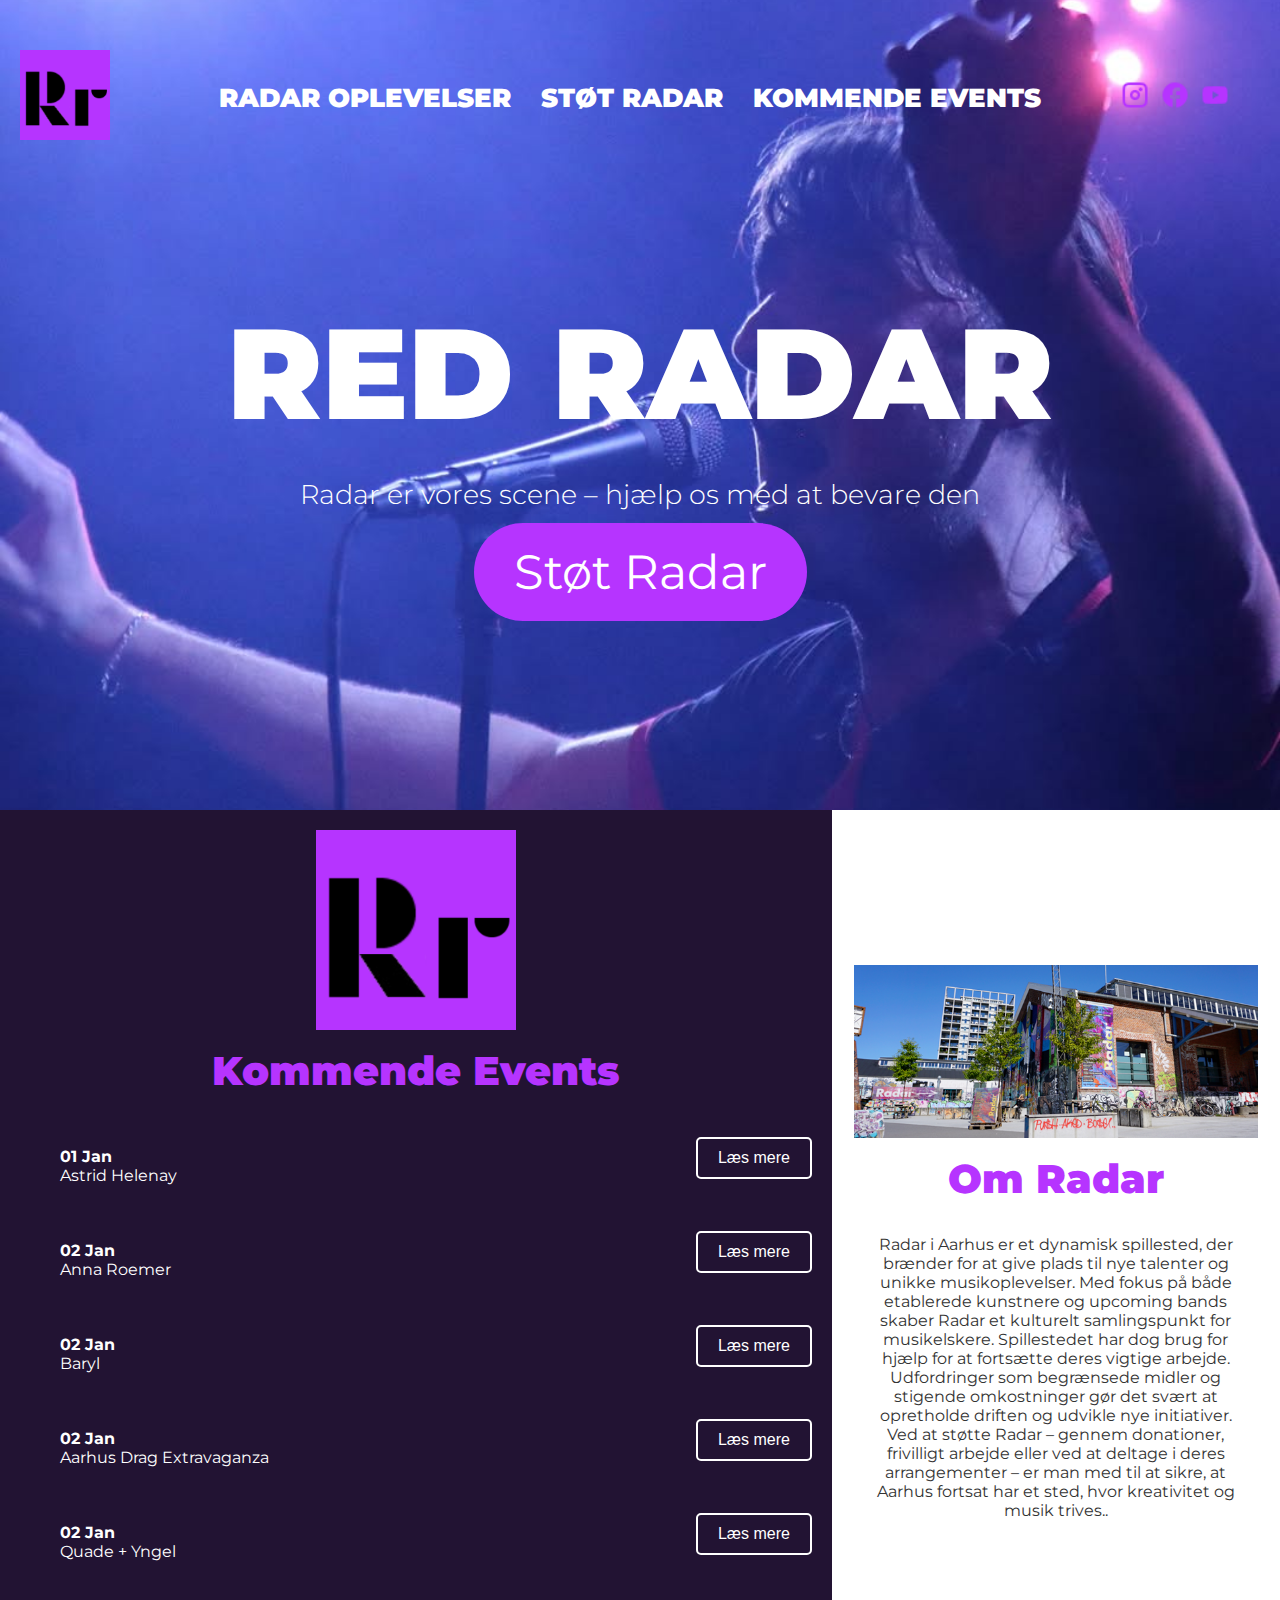
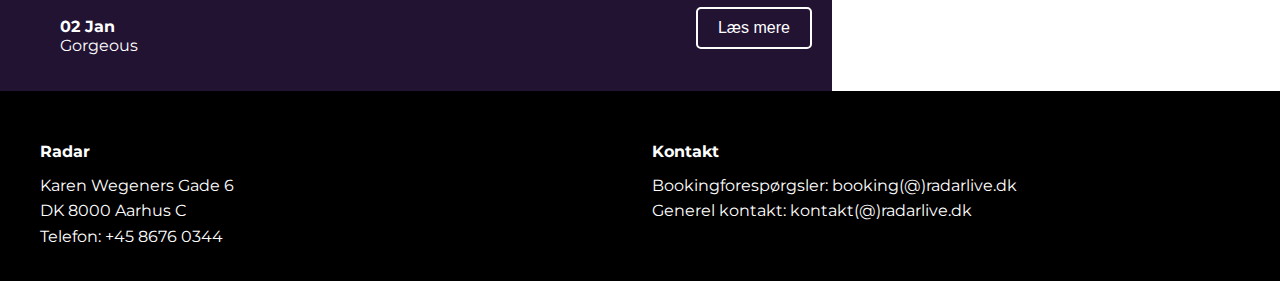
<file: index.html>
<!DOCTYPE html>
<html lang="en">
<head>
    <meta charset="UTF-8">
    <meta name="viewport" content="width=device-width, initial-scale=1.0">
    <title>Radar Website</title>
    <link rel="stylesheet" href="styless.css">
    <link rel="preconnect" href="https://fonts.googleapis.com">
 <link rel="preconnect" href="https://fonts.gstatic.com" crossorigin>
 <link href="https://fonts.googleapis.com/css2?family=Montserrat:ital,wght@0,100..900;1,100..900&display=swap" rel="stylesheet">
</head>
<body>
    <nav class="navbar">
        <div class="logo">
            <a href="index.html">
                <img src="img/Radarlogo.png" alt="Radar Logo">
            </a>
        </div>
        <ul class="menu">
            <li class="dropdown">
                <a href="Del.html">RADAR OPLEVELSER</a>
                <ul class="dropdown-menu">
                    <li><a href="oplevelse1.html">JERES OPLEVELSER</a></li>
                </ul>
            </li>
            <li class="dropdown">
                <a href="Stoet.html">STØT RADAR</a>
                <ul class="dropdown-menu">
                    <li><a href="stoet1.html">BLIV MEDLEM</a></li>
                    <li><a href="stoet2.html">SHOP</a></li>
                    <li><a href="stoet3.html">DONÉR</a></li>
                </ul>
            </li>
            <li>
                <a href="events.html">KOMMENDE EVENTS</a>
            </li>
        </ul>
        <div class="icons">
            <a href="https://www.instagram.com/radarlive/" target="_blank">
                <img src="img/icon1.png" alt="Icon 1">
            </a>
            <a href="https://www.facebook.com/radarlive/?locale=da_DK" target="_blank">
                <img src="img/icon2.png" alt="Icon 2">
            </a>
            <a href="https://www.youtube.com/user/radarliverec" target="_blank">
                <img src="img/icon3.png" alt="Icon 3">
            </a>
        </div>
        <button class="burger-menu">☰</button>
    </nav>
    <script src="script.js"></script>
    <!-- Main Section -->
    <section class="main-section">
        <div class="main-content">
            <h1>RED RADAR</h1>
            <p>Radar er vores scene – hjælp os med at bevare den</p>
            <a href="Stoet.html" class="support-button">Støt Radar</a>
        </div>
    </section>

    <!-- Section 2 -->
    <section class="section-2">
        <!-- Left Section -->
        <div class="section-left">
            <div class="logo-text">
                <img src="img/Radarlogo.png" alt="Logo" class="logor">
                <p class="section-title">Kommende Events</p>
            </div>
            <ul class="event-list">
                <li>
                    <div class="event-details">
                        <p class="date">01 Jan</p>
                        <p class="smallevent">Astrid Helenay</p>
                    </div>
                    <button class="cta-button">Læs mere</button>
                </li>
                <li>
                    <div class="event-details">
                        <p class="date">02 Jan</p>
                        <p class="smallevent">Anna Roemer</p>
                    </div>
                    <button class="cta-button">Læs mere</button>
                </li>
                <li>
                    <div class="event-details">
                        <p class="date">02 Jan</p>
                        <p class="smallevent">Baryl</p>
                    </div>
                    <button class="cta-button">Læs mere</button>
                </li>
                <li>
                    <div class="event-details">
                        <p class="date">02 Jan</p>
                        <p class="smallevent">Aarhus Drag Extravaganza</p>
                    </div>
                    <button class="cta-button">Læs mere</button>
                </li>
                <li>
                    <div class="event-details">
                        <p class="date">02 Jan</p>
                        <p class="smallevent">Quade + Yngel</p>
                    </div>
                    <button class="cta-button">Læs mere</button>
                </li>
                <li>
                    <div class="event-details">
                        <p class="date">02 Jan</p>
                        <p class="smallevent">Gorgeous</p>
                    </div>
                    <button class="cta-button">Læs mere</button>
                </li>
                <!-- Add more events as needed -->
            </ul>
        </div>
    
        <!-- Right Section -->
        <div class="section-right">
            <div class="logo-text">
                <img src="img/radarbillede.png" alt="Logo" class="logor">
            </div>
            <h2 class="section-title">Om Radar</h2>
            <p>Radar i Aarhus er et dynamisk spillested, der brænder for at give plads til nye talenter og unikke musikoplevelser. Med fokus på både etablerede kunstnere og upcoming bands skaber Radar et kulturelt samlingspunkt for musikelskere. Spillestedet har dog brug for hjælp for at fortsætte deres vigtige arbejde. Udfordringer som begrænsede midler og stigende omkostninger gør det svært at opretholde driften og udvikle nye initiativer. Ved at støtte Radar – gennem donationer, frivilligt arbejde eller ved at deltage i deres arrangementer – er man med til at sikre, at Aarhus fortsat har et sted, hvor kreativitet og musik trives..</p>
        </div>
    </section>
    <footer class="site-footer">
        <div class="footer-content">
            <div class="footer-address">
                <h3>Radar</h3>
                <p>Karen Wegeners Gade 6<br>
                DK 8000 Aarhus C<br>
                Telefon: +45 8676 0344</p>
            </div>
            <div class="footer-contact">
                <h3>Kontakt</h3>
                <p>Bookingforespørgsler: <a href="mailto:booking@radarlive.dk">booking(@)radarlive.dk</a></p>
                <p>Generel kontakt: <a href="mailto:kontakt@radarlive.dk">kontakt(@)radarlive.dk</a></p>
            </div>
        </div>
    </footer>
</body>
</html>
</file>
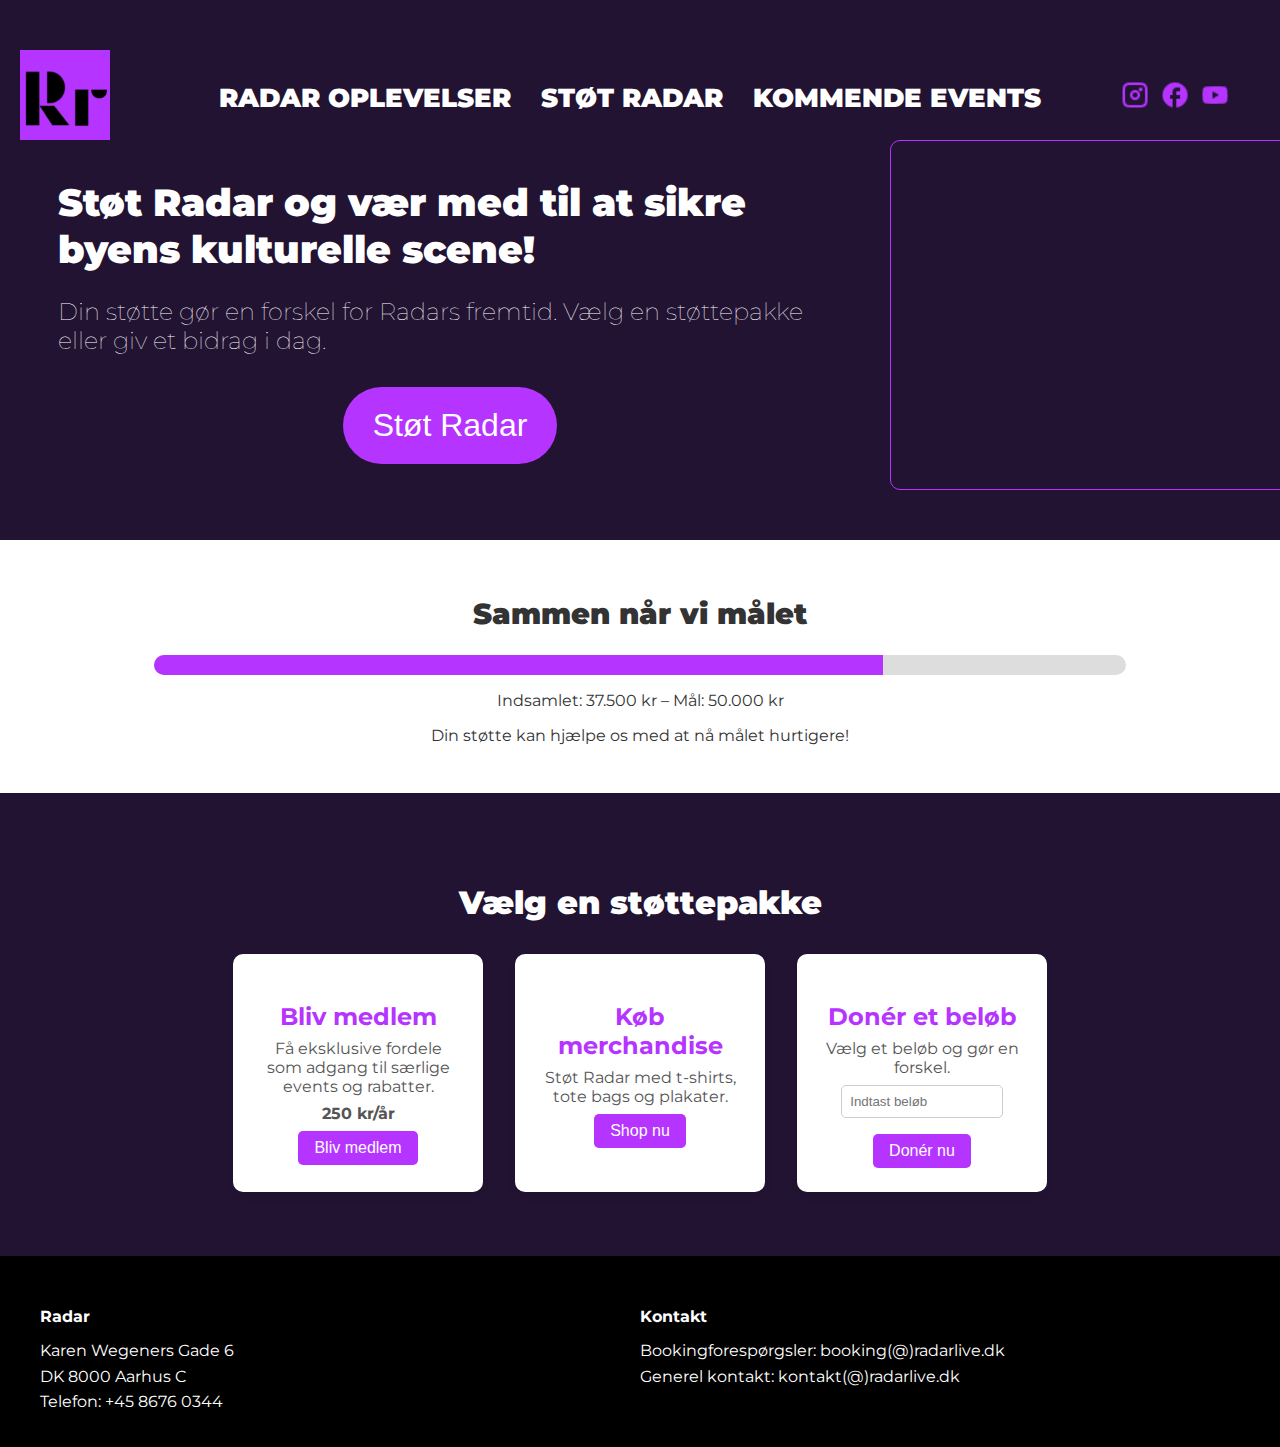
<file: Stoet.html>
<!DOCTYPE html>
<html lang="en">
<head>
    <meta charset="UTF-8">
    <meta name="viewport" content="width=device-width, initial-scale=1.0">
    <title>Radar Website</title>
    <link rel="preconnect" href="https://fonts.googleapis.com">
    <link rel="preconnect" href="https://fonts.gstatic.com" crossorigin>
    <link href="https://fonts.googleapis.com/css2?family=Montserrat:ital,wght@0,100..900;1,100..900&display=swap" rel="stylesheet">
    <link rel="stylesheet" href="styless.css">
   
</head>
<body>
    <nav class="navbar">
        <div class="logo">
            <a href="index.html">
                <img src="img/Radarlogo.png" alt="Radar Logo">
            </a>
        </div>
        <ul class="menu">
            <li class="dropdown">
                <a href="Del.html">RADAR OPLEVELSER</a>
                <ul class="dropdown-menu">
                    <li><a href="oplevelse1.html">JERES OPLEVELSER</a></li>
                </ul>
            </li>
            <li class="dropdown">
                <a href="Stoet.html">STØT RADAR</a>
                <ul class="dropdown-menu">
                    <li><a href="stoet1.html">BLIV MEDLEM</a></li>
                    <li><a href="stoet2.html">SHOP</a></li>
                    <li><a href="stoet3.html">DONÉR</a></li>
                </ul>
            </li>
            <li>
                <a href="events.html">KOMMENDE EVENTS</a>
            </li>
        </ul>
        <div class="icons">
            <a href="https://www.instagram.com/radarlive/" target="_blank">
                <img src="img/icon1.png" alt="Icon 1">
            </a>
            <a href="https://www.facebook.com/radarlive/?locale=da_DK" target="_blank">
                <img src="img/icon2.png" alt="Icon 2">
            </a>
            <a href="https://www.youtube.com/user/radarliverec" target="_blank">
                <img src="img/icon3.png" alt="Icon 3">
            </a>
        </div>
        <button class="burger-menu">☰</button>
    </nav>
    <script src="script.js"></script>

    <section class="stoet-hero-section">
        <div class="stoet-hero-content">
            <h1>Støt Radar og vær med til at sikre byens kulturelle scene!</h1>
            <p>Din støtte gør en forskel for Radars fremtid. Vælg en støttepakke eller giv et bidrag i dag.</p>
            <div class="button-container">
                <button 
                    class="stoet-cta-button" 
                    onclick="document.getElementById('stoet-donation-section').scrollIntoView({ behavior: 'smooth' });">
                    Støt Radar
                </button>
            </div>
        </div>
        <div class="stoet-hero-slideshow">
            <div class="stoet-slide stoet-slide1"></div>
            <div class="stoet-slide stoet-slide2"></div>
            <div class="stoet-slide stoet-slide3"></div>
            <div class="stoet-slide stoet-slide4"></div>
            <div class="stoet-slide stoet-slide5"></div>
        </div>
    </section>

    
    <section class="stoet-progress-section">
        <h2>Sammen når vi målet</h2>
        <div class="stoet-progress-bar-container">
            <div class="stoet-progress-bar" style="width: 75%;"></div>
        </div>
        <p>Indsamlet: 37.500 kr – Mål: 50.000 kr</p>
        <p>Din støtte kan hjælpe os med at nå målet hurtigere!</p>
    </section>

    
    <section id="stoet-donation-section" class="stoet-donation-section">
        <h2>Vælg en støttepakke</h2>
        <div class="stoet-donation-options">
            <div class="stoet-donation-card">
                <h3>Bliv medlem</h3>
                <p>Få eksklusive fordele som adgang til særlige events og rabatter.</p>
                <p class="price">250 kr/år</p>
                <button class="stoet-donation-button">Bliv medlem</button>
            </div>
            <div class="stoet-donation-card">
                <h3>Køb merchandise</h3>
                <p>Støt Radar med t-shirts, tote bags og plakater.</p>
                <button class="stoet-donation-button">Shop nu</button>
            </div>
            <div class="stoet-donation-card">
                <h3>Donér et beløb</h3>
                <p>Vælg et beløb og gør en forskel.</p>
                <input type="number" placeholder="Indtast beløb" class="stoet-donation-input">
                <button class="stoet-donation-button">Donér nu</button>
            </div>
        </div>
    </section>
    <!-- Footer Section -->
<footer class="site-footer">
    <div class="footer-content">
        <div class="footer-address">
            <h3>Radar</h3>
            <p>Karen Wegeners Gade 6<br>
            DK 8000 Aarhus C<br>
            Telefon: +45 8676 0344</p>
        </div>
        <div class="footer-contact">
            <h3>Kontakt</h3>
            <p>Bookingforespørgsler: <a href="mailto:booking@radarlive.dk">booking(@)radarlive.dk</a></p>
            <p>Generel kontakt: <a href="mailto:kontakt@radarlive.dk">kontakt(@)radarlive.dk</a></p>
        </div>
        <div class="footer-about">
        </div>
    </div>
</footer>
</file>
<file: styless.css>
* {
    box-sizing: border-box;
}
body {
    margin: 0;
    font-family:'Montserrat', sans-serif;
    overflow-x: hidden;
    background-color: #221333;
    width: 100%;
}

/* menubar*/
.navbar {
    display: flex;
    align-items: center;
    justify-content: space-between;
    padding: 10px 20px;
    background-color: transparent;
    position: absolute;
    width: 100%;
    z-index: 100;
    margin-top: 40px;
}
.logo img {
    height: 90px;
    width: auto;
    position: relative; 
    
   
}
.menu {
    display: flex;
    list-style: none;
    margin: 0;
    padding: 0;
    align-items: center;
}
.menu li {
    margin: 0 clamp(5px, 2vw, 15px);
}
.menu a {
    text-decoration: none;
    color: white;
    font-weight:900;
    font-size: clamp(1.2rem, 2vw, 1.8rem);
}
.menu a:hover {
    color: #B634FF;
}
.icons {
    display: flex;
    gap: 10px; 
    position: relative;
    right: clamp(30px, 2vw, 100px);
   
}
.icons img {
    height: 30px;
    width: auto;
}
/* Dropdown menu styling */
.dropdown-menu {
    display: none; 
    position: absolute;
    top: 100%; 
    left: 0; 
    background-color: #000;
    list-style: none;
    padding: 0;
    margin: 0;
    border-radius: 5px;
    z-index: 10;
    min-width: 150px; 
}
/* Style for dropdown links */
.dropdown-menu li a {
    text-decoration: none;
    color: white; 
    font-weight: 900; 
    font-size: 1.8rem; 
    padding: 10px 15px;
    display: block;
    transition: background-color 0.3s ease;
}

.dropdown:hover .dropdown-menu {
    display: block; 
}

.dropdown {
    position: relative;
}

/* media queries for menubar*/
@media (max-width: 768px) {
    .icons {
        justify-content: center; 
        right: 0; 
        margin: 0 auto; 
    }
}
.burger-menu {
    display: none;
    background: none;
    border: none;
    font-size: 24px;
    cursor: pointer;
    color: #B634FF;
    
    font-size: 40px;
    
}
@media (max-width: 768px) {
    .logo img {
        height: 50px; 
        top: 0; 
        left: 10px; 
    }
    .burger-menu {
        display: block;
        position: relative;
        right: 10px; 
    }
    .menu {
        display: none; 
        flex-direction: column; 
        position: absolute;
        top: 60px; 
        right: 0;
        width: 100%;
        background-color: #000; 
        padding: 1rem;
        z-index: 1000;
        border-top: 1px solid #fff; 
    }
    .menu.active {
        display: flex; 
        background: #221333;
    }

    .dropdown-menu {
        display: none; 
        flex-direction: column; 
        padding-left: 1rem; 
        
    }
    .dropdown.active .dropdown-menu {
        display: flex; 
    }
    .menu a {
        font-size: 1.5rem; 
        padding: 10px 0; 
    }
    .dropdown-menu li a {
        font-size: 1.5rem;
    }
}


/* index herosektion */
.main-section {
    background-image: url(img/forside.jpg);
    background-size: cover;
    background-position: center;
    height: 90vh;
    display: flex;
    align-items: center;
    justify-content: center;
    text-align: center;
    color: white;
    width: 100%;
}

.main-content h1 {
    font-size: 8rem;
    margin-bottom: 1rem;
    font-weight: 900;
}

.main-content p {
    font-size: 1.7rem;
    margin-bottom: 2rem;
    font-weight:300 ;
}

.cta-button:hover {
    background-color: #B634FF;
}

.cta-button {
    padding: 20px 40px;
    background-color: #B634FF;
    color: white;
    border: none;
    border-radius: 100px;
    font-size: 3rem;
    cursor: pointer;
}
/* Index herosection media*/
@media (max-width: 768px) {
    .main-content h1 {
        font-size: 4rem; 
        margin-bottom: 0.5rem; 
    }

    .main-content p {
        font-size: 1.2rem; 
        margin-bottom: 1.5rem; 
    }
}


@media (max-width: 480px) {
    .main-content h1 {
        font-size: 3rem; 
        margin-bottom: 0.5rem;
    }

    .main-content p {
        margin-bottom: 1rem;
    }
}

@media (max-width: 768px) {
    .cta-button {
        padding: 15px 30px; 
        font-size: 2.5rem; 
        border-radius: 80px; 
    }
}

@media (max-width: 480px) {
    .cta-button {
        padding: 10px 20px; 
        font-size: 2rem; 
        border-radius: 50px; 
    }
}

/* Section 2 index*/
.section-2 {
    display: flex;
    width: 100%;
    align-items: stretch;
    
}

.section-title {
    font-size: 2.5rem; 
    font-weight: 900; 
    color: #B634FF;
    text-align: center; 
    margin: 1rem 0; 
}
.logor {
    height: 200px ;
    width: auto;
    margin: 0 auto; 
    display: block; 
    
}
/* Section left index*/

.section-left {
    width: 65%;
    background-color: #221333;
    color: white;
    
}
.section-left .logo-text {
    margin-top: 20px; 
}

.event-list {
    list-style: none;
    display: flex;
    flex-direction: column;
    
}

.event-list li {
    display: flex;
    justify-content: space-between;
    align-items: center;
    padding: 20px;
    border-radius: 5px;
}

.event-details {
    display: flex;
    flex-direction: column;
}

.date {
    font-weight: bold;
    margin-bottom: 0px;
}

.smallevent {
    margin: 0;
}
.section-2 .cta-button {
    padding: 10px 20px;
    background-color: transparent;
    color: white;
    border: 2px solid white;
    border-radius: 5px;
    font-size: 1rem;
    cursor: pointer;
}

.section-2 .cta-button:hover {
    background-color: rgba(255, 255, 255, 0.1);
}

/* Section right index */
.section-right {
    width: 35%;
    display: flex;
    flex-direction: column;
    align-items: center;
    justify-content: center;
    text-align: center;
    background-color: #fff;
    color: #333;
}

.section-right h2 {
    margin: 1rem 0;
}

.section-right p {
    max-width: 80%;
}
.section-right .logor {
    max-width: 90%; 
    height: auto; 
    margin: 0 auto;
    display: block;
}

/* Section index media */
@media (max-width: 768px) {
    .section-2 {
        flex-direction: column; 
    }

    .section-left,
    .section-right {
        width: 100%; 
    }

    .section-left {
        margin-bottom: 1rem; 

    }

    .section-right{
        padding-top: 20px;
    }
}

/* hero section del */
.primary-section {
    background-image: url(img/del.png);
    background-size: cover;
    background-position: center;
    height: 98vh;
    display: flex;
    align-items: center;
    justify-content: center;
    text-align: center;
    color: white;
}
.highlight-word {
    color: #B634FF;
}

.primary-content h1 {
    font-size: clamp(3rem, 5vw, 6rem); /* Dynamic font size */
    margin-top: clamp(5rem, 8vw, 10rem); /* Dynamic top margin */
    margin-bottom: clamp(1rem, 2vw, 1rem); /* Dynamic bottom margin */
    font-weight: 900;
}

.primary-content p {
    font-size: 1.7rem;
    margin-bottom: 2rem;
    font-weight: 300;
}

.support-button {
    padding: 20px 40px;
    background-color: #B634FF;
    color: white;
    border: none;
    border-radius: 100px;
    font-size: 3rem;
    cursor: pointer;
    text-decoration: none;
}

.support-button:hover {
    background-color: #8A2BE2;
}
/* hero media del */
@media (max-width: 768px) {
    .primary-section {
        height: auto; 
        padding: 2rem; 
    }

    .primary-content h1 {
        font-size: 2rem; 
        margin-top: 5rem; 
        
    }

    .primary-content p {
        font-size: 1.4rem; 
        margin-bottom: 1.5rem; 
    }

    .support-button {
        padding: 15px 30px; 
        font-size: 2rem; 
        border-radius: 50px; 
    }
}

@media (max-width: 480px) {
    .primary-content h1 {
        font-size: 2rem; 
        margin-top: 3rem; 
        margin-top: 5rem;
    }

    .primary-content p {
        font-size: 1.2rem; 
        margin-bottom: 1rem; 
    }

    .support-button {
        padding: 10px 20px; 
        font-size: 1.5rem; 
        border-radius: 30px; 
    }
}

/* billet section del */
.competition-section {
    background-color: #221333;
    padding: 2rem;
    color: #fff;
}

.comp-container {
    display: flex;
    flex-wrap: wrap;
    align-items: center;
    justify-content: center;
    margin: 0 auto;
    gap: 2rem;
}

.left-col, .right-col {
    flex: 1 1 300px;
    min-width: 300px;
}

.left-col h2 {
    font-size: clamp(3rem, 4vw, 5rem);
    margin-bottom: 1rem;
    font-weight: 900;
    color: #B634FF;
}

.left-col ul {
    list-style-type: disc;
    padding-left: 1.5rem;
}

.left-col li {
    margin-bottom: 0.5rem;
    font-size: clamp(1.5rem, 2.5vw, 2rem);
    font-weight: 500;
}

.right-col {
    display: flex;
    justify-content: center;
    align-items: center;
}

.right-col img {
    max-width: clamp(300px, 50vw, 500px);
    height: auto;
}
/* billet del media */
@media (max-width: 768px) {
    .comp-container {
        flex-direction: column; 
        gap: 1rem; 
    }

    .left-col, .right-col {
        min-width: auto; 
        width: 100%; 
    }

    .left-col h2 {
        font-size: 3rem; 
    }

    .left-col li {
        font-size: 1.5rem; 
    }

    .right-col img {
        max-width: 100%; 
    }
}

@media (max-width: 480px) {
    .comp-container {
        padding: 1rem; 
    }

    .left-col h2 {
        font-size: 2.5rem; 
    }

    .left-col li {
        font-size: 1.2rem; 
    }

    .right-col img {
        max-width: 100%; 
    }
}

/* UPLOAD section del*/
.upload-form-container {
    background: rgba(255, 255, 255, 0.95);
    border-radius: 10px;
    padding: 2rem;
    max-width: 400px;
    width: 100%;
    margin: 2rem auto 0 auto;
    box-shadow: 0 4px 10px rgba(0, 0, 0, 0.2);
    color: #333;
    text-align: left;
}

.upload-form-container h2 {
    font-size: 2rem;
    margin-bottom: 1rem;
    color: #B634FF;
    text-align: center;
}

.upload-form-container p {
    font-size: 1.2rem;
    margin-bottom: 1.5rem;
    color: #333;
    text-align: center;
}

.upload-form-container form {
    display: flex;
    flex-direction: column;
    gap: 1rem;
}

.upload-form-container form label {
    font-weight: bold;
    font-size: 1.1rem;
}

.upload-form-container form input[type="file"],
.upload-form-container form textarea,
.upload-form-container form input[type="email"] {
    padding: 0.5rem;
    border: 1px solid #ccc;
    border-radius: 5px;
    width: 100%;
    font-size: 1rem;
    box-sizing: border-box;
}

.upload-form-container form textarea {
    resize: none;
}

.submit-btn {
    background-color: #B634FF;
    color: #fff;
    border: none;
    padding: 0.75rem 1rem;
    border-radius: 5px;
    font-size: 1rem;
    cursor: pointer;
    transition: background-color 0.3s ease;
    width: 100%;
    text-align: center;
}

.submit-btn:hover {
    background-color: #8A2BE2;
}

/* media upload del*/
@media (max-width: 768px) {
    .upload-form-container {
        padding: 1.5rem;
        max-width: 90%;
        margin: 1.5rem auto;
    }

    .upload-form-container h2 {
        font-size: 1.8rem;
    }

    .upload-form-container p {
        font-size: 1.1rem;
    }

    .upload-form-container form label {
        font-size: 1rem;
    }

    .submit-btn {
        font-size: 0.9rem;
        padding: 0.7rem;
    }
}

@media (max-width: 480px) {
    .upload-form-container {
        padding: 1rem;
        max-width: 95%;
    }

    .upload-form-container h2 {
        font-size: 1.5rem;
    }

    .upload-form-container p {
        font-size: 1rem;
    }

    .upload-form-container form label {
        font-size: 0.9rem;
    }

    .upload-form-container form input[type="file"],
    .upload-form-container form textarea,
    .upload-form-container form input[type="email"] {
        font-size: 0.9rem;
        padding: 0.4rem;
    }

    .submit-btn {
        font-size: 0.8rem;
        padding: 0.5rem;
    }
}


/* hero section støt */
.stoet-hero-section {
    display: flex;
    color: #fff;
    min-height: 60vh;
    position: relative;
    padding-top: 7%;
    left: 10px;
    

}

.stoet-hero-content {
    flex: 1 1 300px;
    padding: 3rem;
    max-width: 900px;
    padding-top: clamp(2rem, 5vw, 5rem); 
    padding-bottom: clamp(2rem, 5vw, 5rem); 
    
}

.stoet-hero-content h1 {
    font-size: clamp(1.5rem, 3vw, 2.5rem); 
    margin-bottom: 1rem;
    color: #fff;
    font-weight: 900;
}

.stoet-hero-content p {
    font-size: clamp(1rem, 2.5vw, 1.5rem);
    margin-bottom: 2rem;
    color: #fff;
    font-weight: 100;
}
.button-container {
    text-align: center;
}

.stoet-cta-button {
    padding: clamp(10px, 2vw, 20px) clamp(15px, 3vw, 30px); 
    background-color: #B634FF;
    color: white;
    border: none;
    border-radius: 100px;
    font-size: clamp(1rem, 2.5vw, 2rem); 
    cursor: pointer;
    text-align: center;
}

.stoet-cta-button:hover {
    background-color:#8A2BE2;
}

/* HERO SLIDESHOW del*/
.stoet-hero-slideshow {
    flex: 0 0 400px; 
    height: 350px; 
    position: relative;
    overflow: hidden;
    margin-top: 50px;
    border: 1px solid #B634FF;
    border-radius: 10px; 
}


.stoet-slide {
    position: absolute;
    top: 0; left: 0; right: 0; bottom: 0;
    background-size: contain;
    background-position: center;
    background-repeat: no-repeat;
    animation: slideShow 20s infinite;
    opacity: 0;
}

.stoet-slide1 {
    background-image: url('img/slide1.png');
    animation-delay: 0s;
}
.stoet-slide2 {
    background-image: url('img/slide2.png');
    animation-delay: 4s;
}
.stoet-slide3 {
    background-image: url('img/slide3.png');
    animation-delay: 8s;
}
.stoet-slide4 {
    background-image: url('img/slide4.png');
    animation-delay: 12s;
}
.stoet-slide5 {
    background-image: url('img/slide5.png');
    animation-delay: 16s;
}

@keyframes slideShow {
    0% {opacity: 0;}
    10% {opacity: 1;}
    30% {opacity: 1;}
    40% {opacity: 0;}
    60% {opacity: 0;}
    100% {opacity: 0;}
}

/* progress bar stoet */
.stoet-progress-section {
    text-align: center;
    background-color: #fff; 
    color: #333; 
    padding: 2rem;
}

.stoet-progress-section h2 {
    font-size: 1.8rem;
    margin-bottom: 1.5rem;
    font-weight: 900;
}

.stoet-progress-bar-container {
    background-color: #ddd;
    border-radius: 25px;
    height: 20px;
    width: 80%;
    margin: 1rem auto;
    overflow: hidden;
    position: relative;
}

.stoet-progress-bar {
    background-color: #B634FF;
    height: 100%;
    transition: width 0.5s ease-in-out;
}

/* donationspakker stoet*/
.stoet-donation-section {
    text-align: center;
    padding: 4rem 2rem;
    background-color: #221333; 
    color: #fff;
}

.stoet-donation-section h2 {
    font-size: 2rem;
    margin-bottom: 2rem;
    color: #fff;
    font-weight: 900;
}

.stoet-donation-options {
    display: flex;
    flex-wrap: wrap;
    justify-content: center;
    gap: 2rem;
}

.stoet-donation-card {
    background-color: #fff;
    border-radius: 10px;
    box-shadow: 0 4px 6px rgba(0,0,0,0.1);
    padding: 1.5rem;
    width: 250px;
    text-align: center;
    color: #333; 
}

.stoet-donation-card h3 {
    margin-bottom: 0.5rem;
    color: #B634FF;
    font-size: 1.5rem;
}

.stoet-donation-card p {
    margin: 0.5rem 0;
    font-size: 1rem;
    color: #555;
}

.price {
    font-size: 1.2rem;
    font-weight: bold;
    margin: 1rem 0;
    color: #000;
}

.stoet-donation-input {
    padding: 0.5rem;
    border: 1px solid #ccc;
    border-radius: 5px;
    width: 80%;
    margin-bottom: 1rem;
}

.stoet-donation-button {
    padding: 0.5rem 1rem;
    background-color: #B634FF;
    color: #fff;
    border: none;
    border-radius: 5px;
    cursor: pointer;
    font-size: 1rem;
    transition: background-color 0.3s ease;
}

.stoet-donation-button:hover {
    background-color: #8A2BE2;
}

/* Stoet media  */
@media (max-width: 768px) {
    .stoet-hero-section {
        flex-direction: column; 
        padding-top: 15%; 
        left: 0; 
        min-height: auto; 
    }

    .stoet-hero-content {
        padding: 2rem; 
        max-width: 100%; 
    }

    .stoet-hero-content h1 {
        font-size: 2.5rem; 
    }

    .stoet-hero-content p {
        font-size: 1.5rem; 
    }

    .stoet-cta-button {
        padding: 15px 20px; 
        font-size: 1.8rem; 
    }

    .stoet-hero-slideshow {
        flex: 0 0 300px; 
        height: 250px; 
        margin-top: 30px; 
        border: 1px solid transparent;
    }
}

@media (max-width: 480px) {
    .stoet-hero-section {
        align-items: center; 
        position: relative;
        padding-top: 20%;

    }

    .stoet-hero-content {
        padding: 1rem; 
        text-align: center; 
        
    }

    .stoet-hero-content h1 {
        font-size: 2rem; 
    }

    .stoet-hero-content p {
        font-size: 1.2rem; 
    }

    .stoet-cta-button {
        padding: 10px 15px; 
        font-size: 1.5rem; 
    }

    .stoet-hero-slideshow {
        width: 100%; 
        max-width: 250px; 
        height: auto; 
        margin-top: 20px; 
        border: 1px solid transparent;
    }
}

/* event main*/
.event-main-section {
    background-image: url(img/kommende\ events.png);
    background-size: cover;
    background-position: center;
    height: 90vh;
    display: flex;
    align-items: center;
    justify-content: center;
    text-align: center;
    color: white;
    width: 100%;
    overflow-x: hidden;
}

.event-main-content h1 {
    font-size: 8rem;
    margin-bottom: 1rem;
    font-weight: 900;
}
/* event main media*/
@media (max-width: 768px) {
    .event-main-section {
        background-image: url(img/eventbillede.jpg); 
    }
       
    .event-main-content h1 {
        font-size: 5rem; 
        margin-bottom: 1rem;
    }
}

@media (max-width: 480px) {
    .event-main-section {
        
        background-image: url(img/eventbillede.jpg); 
        
    }
    .event-main-content h1 {
        font-size: 3rem; /* Further reduce font size */
        margin-bottom: 0.5rem;
    }
}
.events-grid {
    display: grid;
    grid-template-columns: repeat(auto-fit, minmax(300px, 1fr));
    gap: 20px;
    padding: 20px;
}

.event {
    background-color: #B634FF;
    border: none;
    border-radius: 15px;
    box-shadow: 0 4px 10px rgba(0, 0, 0, 0.2);
    overflow: hidden;
    transition: transform 0.3s ease, box-shadow 0.3s ease;
    text-align: center;
}

.event:hover {
    transform: translateY(-10px);
    box-shadow: 0 6px 15px rgba(0, 0, 0, 0.3);
    background-color: #8A2BE2;
}

.event img {
    width: 100%;
    height: 200px;
    object-fit: cover;
    transition: transform 0.3s ease;
}

.event:hover img {
    transform: scale(1.05);
}

.event-info {
    padding: 20px;
}

.event-date {
    font-size: 16px;
    color: #fff;
    margin-bottom: 8px;
    font-weight: bold;
}

.event-name {
    font-size: 22px;
    font-weight: bold;
    color: #fff;
    margin-bottom: 12px;
    text-transform: uppercase;
    letter-spacing: 1px;
}

.event-description {
    font-size: 14px;
    color: #f7f7f7;
    margin-bottom: 12px;
    line-height: 1.5;
}

.event-genre {
    display: inline-block;
    font-size: 12px;
    font-weight: bold;
    color: #fff;
    background-color: rgba(0, 0, 0, 0.2);
    padding: 5px 10px;
    border-radius: 5px;
    text-transform: uppercase;
    margin-top: 10px;
}

@media (max-width: 768px) {
    .event img {
        height: 150px;
    }

    .event-name {
        font-size: 18px;
    }

    .event-description {
        font-size: 14px;
    }


    .events-grid {
        grid-template-columns: repeat(auto-fit, minmax(200px, 1fr));
        gap: 10px;
    }

    .event {
        margin: 0 auto;
    }
}

@media (max-width: 480px) {
    

    .events-grid {
        display: grid;
        grid-template-columns: repeat(auto-fit, minmax(200px, 1fr)); 
        gap: 20px;
        margin: 0 auto; 
        padding: 0;
        max-width: 90%; 
    }

    .event {
        width: 100%; 
        max-width: 250px; 
        margin: 0 auto; 
        box-sizing: border-box; 
    }

    .event img {
        height: 120px;
        width: 100%;
        object-fit: cover; 
    }

    .event-info {
        padding: 10px;
        text-align: center;
    }

    .event-name {
        font-size: 16px;
        margin-bottom: 5px;
    }

    .event-description {
        font-size: 12px;
        margin-bottom: 5px;
    }
}

/* Footer Section Styling */
.site-footer {
    background-color: #000; 
    color: white; 
    padding: 2rem 1rem;
    line-height: 1.6;
}

.footer-content {
    display: flex;
    flex-wrap: wrap;
    justify-content: space-between;
    gap: 1.5rem;
    max-width: 1200px;
    margin: 0 auto;
}

.footer-address,
.footer-contact{
    flex: 1 1 300px;
    min-width: 250px;
}

.footer-address h3,
.footer-contact h3 {
    font-size: 1rem; 
    margin-bottom: 0.5rem;
    font-weight: bold;
    color: white; 
}

.footer-address p,
.footer-contact p,
.footer-contact a {
    font-size: 1rem; 
    color: white; 
    margin: 0;
    text-decoration: none;
}

.footer-contact a:hover {
    text-decoration: underline;
}
</file>
